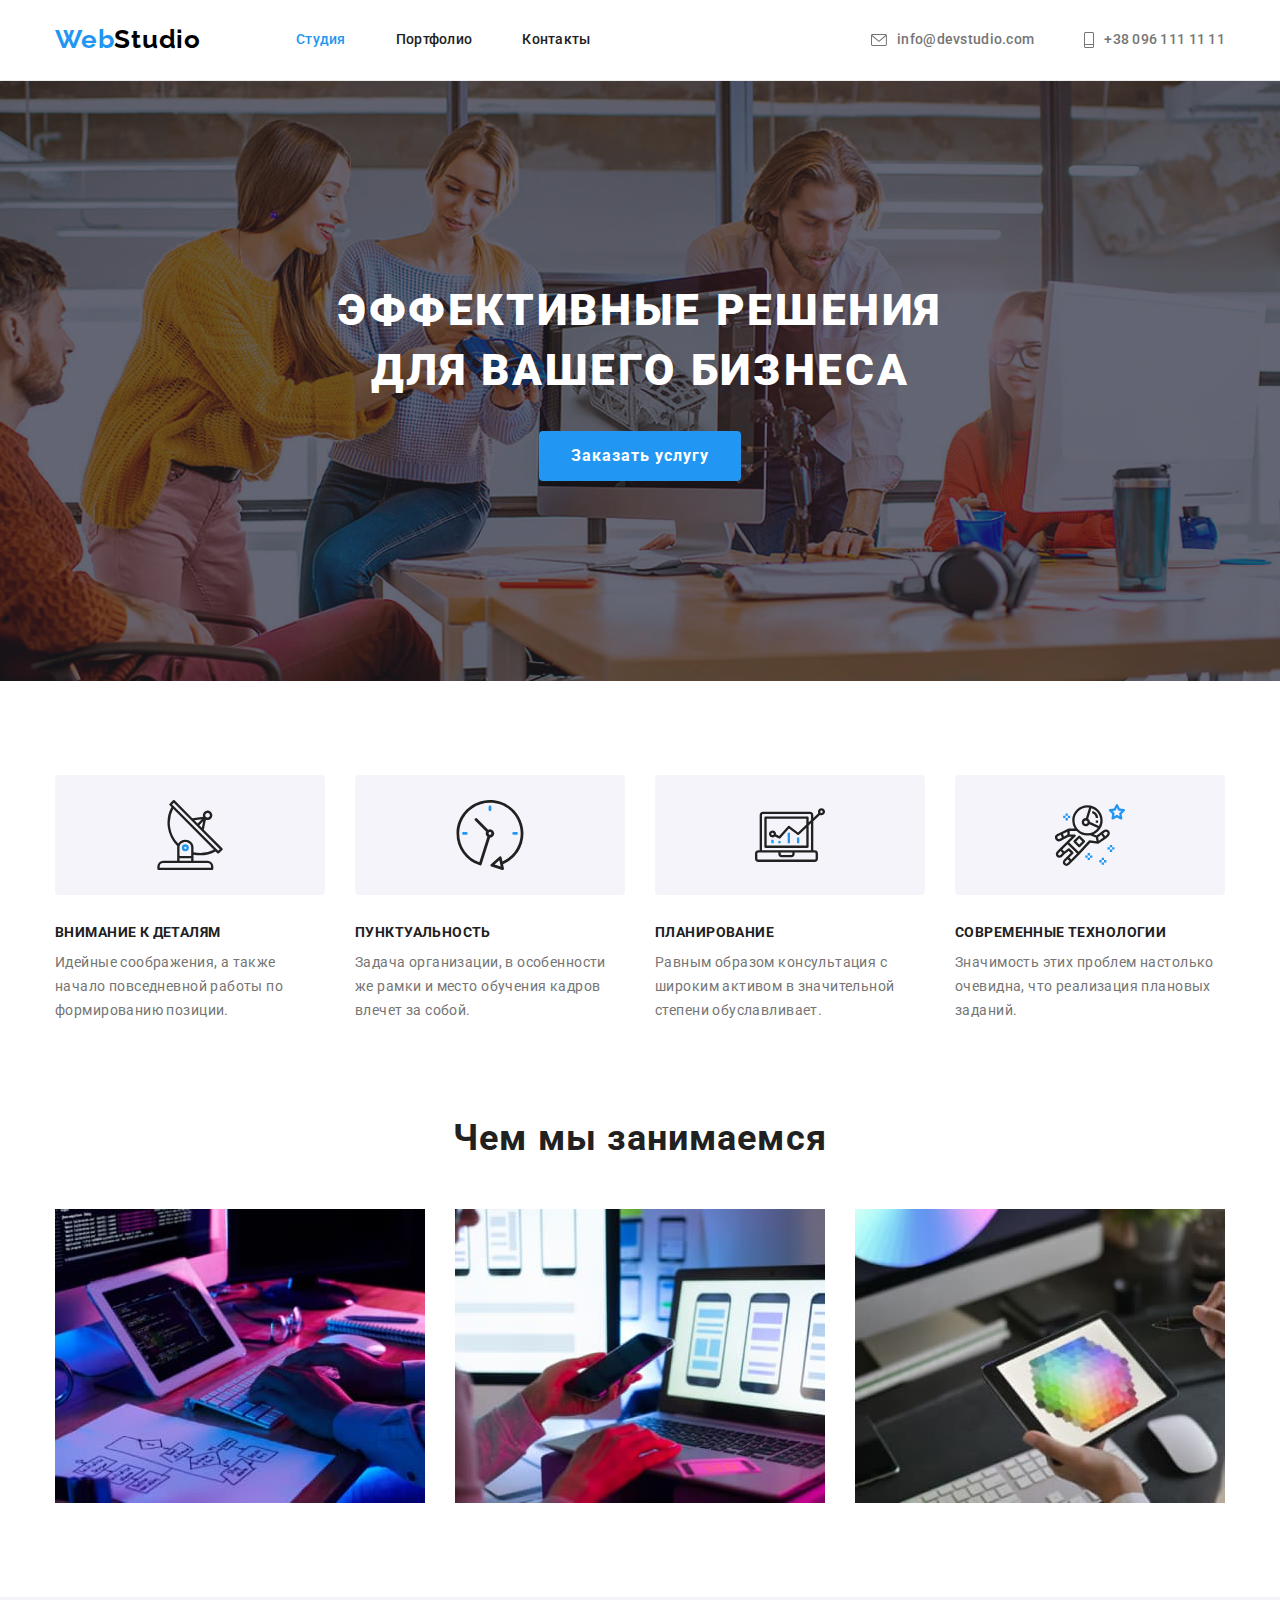
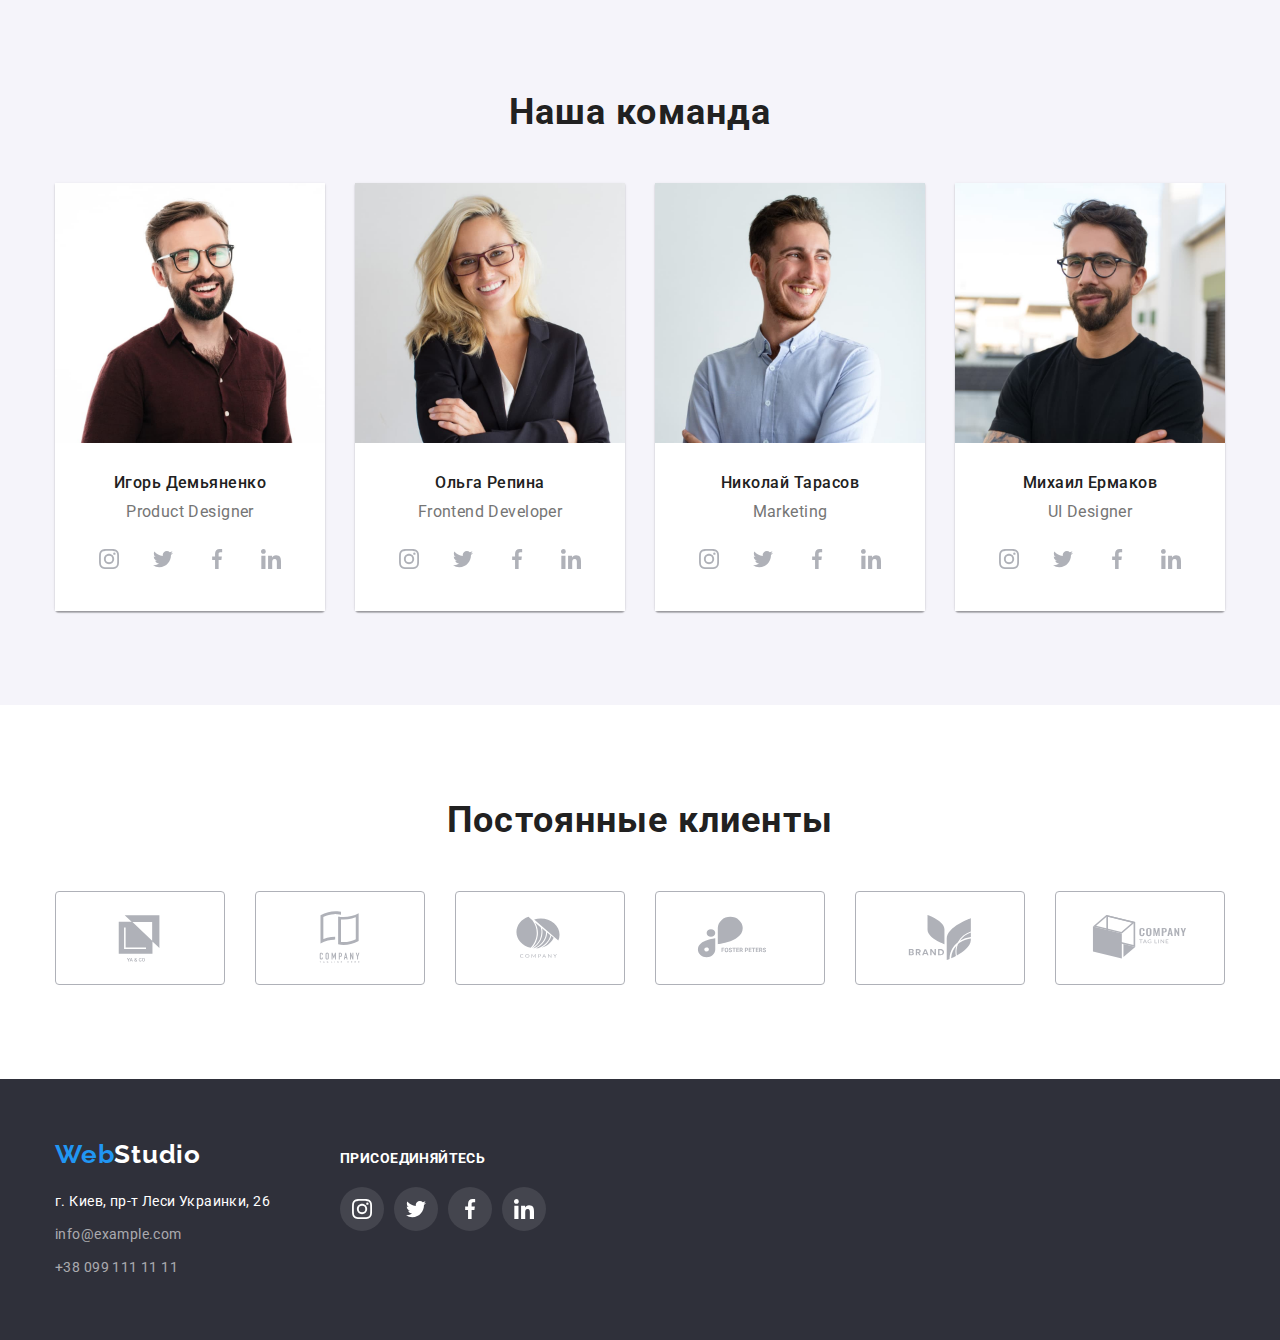
<file: index.html>
<!DOCTYPE html>
<html lang="ru">
  <head>
    <meta charset="UTF-8" />
    <meta http-equiv="X-UA-Compatible" content="IE=edge" />
    <meta name="viewport" content="width=device-width, initial-scale=1.0" />
    <link rel="preconnect" href="https://fonts.googleapis.com" />
    <link rel="preconnect" href="https://fonts.gstatic.com" crossorigin />
    <link
      href="https://fonts.googleapis.com/css2?family=Raleway:wght@700&family=Roboto:wght@400;500;700;900&display=swap"
      rel="stylesheet"
    />
    <link
      rel="stylesheet"
      href="https://cdnjs.cloudflare.com/ajax/libs/modern-normalize/1.1.0/modern-normalize.min.css"
    />
    <link rel="stylesheet" href="./css/styles.css" />
    <title>WebStudio</title>
  </head>
  <body>
    <!--header-->
    <header class="header header-border">
      <div class="container">
        <nav class="main-nav">
          <!--logo-->
          <a href="index.html" class="logo" lang="en">Web<span class="header-logo">Studio</span></a>
          <!-- site-nav -->
          <ul class="site-nav list">
            <li class="site-nav-item">
              <a href="./index.html" class="site-nav-link link current">Студия</a>
            </li>
            <li class="site-nav-item">
              <a href="portfolio.html" class="site-nav-link link">Портфолио</a>
            </li>
            <li class="site-nav-item"><a href="" class="site-nav-link link">Контакты</a></li>
          </ul>
        </nav>
        <ul class="auth-nav list">
          <li class="auth-nav-item">
            <a href="mailto:info@devstudio.com" class="auth-nav-link link">
              <svg class="contact-icon" width="16" height="12">
                <use href="./images/icons/sprite.svg#icon-envelope"></use>
              </svg>
              info@devstudio.com
            </a>
          </li>
          <li class="auth-nav-item">
            <a href="tel:+380961111111" class="auth-nav-link link">
              <svg class="contact-icon" width="10" height="16">
                <use href="./images/icons/sprite.svg#icon-smartphone"></use>
              </svg>
              +38 096 111 11 11
            </a>
          </li>
        </ul>
      </div>
    </header>
    <main>
      <section class="hero">
        <div class="container">
          <h1 class="hero-title">Эффективные решения <br />для вашего бизнеса</h1>
          <button type="button" class="hero-button">Заказать услугу</button>
        </div>
      </section>
      <!-- features -->
      <section class="benefits section">
        <div class="container">
          <!-- TODO Заголовок приховати -->
          <h2 class="visually-hidden">Про нас</h2>
          <ul class="benefits-list list">
            <li class="benefits-item">
              <div class="benefits-box">
                <svg class="benefits-icon" width="70" height="70">
                  <use href="./images/icons/sprite.svg#icon-antenna"></use>
                </svg>
              </div>
              <h3 class="title">Внимание к деталям</h3>
              <p class="benefits-description">
                Идейные соображения, а также начало повседневной работы по формированию позиции.
              </p>
            </li>
            <li class="benefits-item">
              <div class="benefits-box">
                <svg class="benefits-icon" width="70" height="70">
                  <use href="./images/icons/sprite.svg#icon-clock"></use>
                </svg>
              </div>
              <h3 class="title">Пунктуальность</h3>
              <p class="benefits-description">
                Задача организации, в особенности же рамки и место обучения кадров влечет за собой.
              </p>
            </li>
            <li class="benefits-item">
              <div class="benefits-box">
                <svg class="benefits-icon" width="70" height="70">
                  <use href="./images/icons/sprite.svg#icon-diagram"></use>
                </svg>
              </div>
              <h3 class="title">Планирование</h3>
              <p class="benefits-description">
                Равным образом консультация с широким активом в значительной степени обуславливает.
              </p>
            </li>
            <li class="benefits-item">
              <div class="benefits-box">
                <svg class="benefits-icon" width="70" height="70">
                  <use href="./images/icons/sprite.svg#icon-astronaut"></use>
                </svg>
              </div>
              <h3 class="title">Современные технологии</h3>
              <p class="benefits-description">
                Значимость этих проблем настолько очевидна, что реализация плановых заданий.
              </p>
            </li>
          </ul>
        </div>
      </section>
      <!-- work -->
      <section class="about section">
        <div class="container">
          <h2 class="section-title">Чем мы занимаемся</h2>
          <ul class="about-list list">
            <li>
              <a href="">
                <img
                  class="about-img"
                  src="./images/box/box-1.jpg"
                  alt="Разработка сайтов"
                  width="370"
                />
              </a>
            </li>
            <li>
              <a href="">
                <img class="about-img" src="./images/box/box-2.jpg" alt="Поддержка" width="370" />
              </a>
            </li>
            <li>
              <a href="">
                <img class="about-img" src="./images/box/box-3.jpg" alt="Дизайн" width="370" />
              </a>
            </li>
          </ul>
        </div>
      </section>
      <section class="section team">
        <div class="container">
          <h2 class="section-title">Наша команда</h2>
          <ul class="team-list list">
            <li class="team-item">
              <img
                class="member"
                src="./images/team/team-card-1.jpg"
                alt="Product Designer"
                width="270"
              />
              <div class="about-description">
                <h3 class="member-title">Игорь Демьяненко</h3>
                <p class="member-description" lang="en">Product Designer</p>
                <ul class="social-list list">
                  <li class="social-item link">
                    <a
                      href=""
                      class="social-link"
                      target="_blank"
                      rel="noopener noreferrer"
                      aria-label="Иконка Instagram"
                    >
                      <svg class="social-icon" width="20" height="20">
                        <use href="./images/icons/sprite.svg#icon-instagram"></use>
                      </svg>
                    </a>
                  </li>
                  <li class="social-item link">
                    <a
                      href=""
                      class="social-link"
                      target="_blank"
                      rel="noopener noreferrer"
                      aria-label="Иконка Twitter"
                    >
                      <svg class="social-icon" width="20" height="20">
                        <use href="./images/icons/sprite.svg#icon-twitter"></use>
                      </svg>
                    </a>
                  </li>
                  <li class="social-item link">
                    <a
                      href=""
                      class="social-link"
                      target="_blank"
                      rel="noopener noreferrer"
                      aria-label="Иконка Facebook"
                    >
                      <svg class="social-icon" width="20" height="20">
                        <use href="./images/icons/sprite.svg#icon-facebook"></use>
                      </svg>
                    </a>
                  </li>
                  <li class="social-item link">
                    <a
                      href=""
                      class="social-link"
                      target="_blank"
                      rel="noopener noreferrer"
                      aria-label="Иконка Linkedin"
                    >
                      <svg class="social-icon" width="20" height="20">
                        <use href="./images/icons/sprite.svg#icon-linkedin"></use>
                      </svg>
                    </a>
                  </li>
                </ul>
              </div>
            </li>
            <li class="team-item">
              <img
                class="member"
                src="./images/team/team-card-2.jpg"
                alt="Frontend Developer"
                width="270"
              />
              <div class="about-description">
                <h3 class="member-title">Ольга Репина</h3>
                <p class="member-description" lang="en">Frontend Developer</p>
                <ul class="social-list list">
                  <li class="social-item link">
                    <a
                      href=""
                      class="social-link"
                      target="_blank"
                      rel="noopener noreferrer"
                      aria-label="Иконка Instagram"
                    >
                      <svg class="social-icon" width="20" height="20">
                        <use href="./images/icons/sprite.svg#icon-instagram"></use>
                      </svg>
                    </a>
                  </li>
                  <li class="social-item link">
                    <a
                      href=""
                      class="social-link"
                      target="_blank"
                      rel="noopener noreferrer"
                      aria-label="Иконка Twitter"
                    >
                      <svg class="social-icon" width="20" height="20">
                        <use href="./images/icons/sprite.svg#icon-twitter"></use>
                      </svg>
                    </a>
                  </li>
                  <li class="social-item link">
                    <a
                      href=""
                      class="social-link"
                      target="_blank"
                      rel="noopener noreferrer"
                      aria-label="Иконка Facebook"
                    >
                      <svg class="social-icon" width="20" height="20">
                        <use href="./images/icons/sprite.svg#icon-facebook"></use>
                      </svg>
                    </a>
                  </li>
                  <li class="social-item link">
                    <a
                      href=""
                      class="social-link"
                      target="_blank"
                      rel="noopener noreferrer"
                      aria-label="Иконка Linkedin"
                    >
                      <svg class="social-icon" width="20" height="20">
                        <use href="./images/icons/sprite.svg#icon-linkedin"></use>
                      </svg>
                    </a>
                  </li>
                </ul>
              </div>
            </li>
            <li class="team-item">
              <img class="member" src="./images/team/team-card-3.jpg" alt="Marketing" width="270" />
              <div class="about-description">
                <h3 class="member-title">Николай Тарасов</h3>
                <p class="member-description" lang="en">Marketing</p>
                <ul class="social-list list">
                  <li class="social-item link">
                    <a
                      href=""
                      class="social-link"
                      target="_blank"
                      rel="noopener noreferrer"
                      aria-label="Иконка Instagram"
                    >
                      <svg class="social-icon" width="20" height="20">
                        <use href="./images/icons/sprite.svg#icon-instagram"></use>
                      </svg>
                    </a>
                  </li>
                  <li class="social-item link">
                    <a
                      href=""
                      class="social-link"
                      target="_blank"
                      rel="noopener noreferrer"
                      aria-label="Иконка Twitter"
                    >
                      <svg class="social-icon" width="20" height="20">
                        <use href="./images/icons/sprite.svg#icon-twitter"></use>
                      </svg>
                    </a>
                  </li>
                  <li class="social-item link">
                    <a
                      href=""
                      class="social-link"
                      target="_blank"
                      rel="noopener noreferrer"
                      aria-label="Иконка Facebook"
                    >
                      <svg class="social-icon" width="20" height="20">
                        <use href="./images/icons/sprite.svg#icon-facebook"></use>
                      </svg>
                    </a>
                  </li>
                  <li class="social-item link">
                    <a
                      href=""
                      class="social-link"
                      target="_blank"
                      rel="noopener noreferrer"
                      aria-label="Иконка Linkedin"
                    >
                      <svg class="social-icon" width="20" height="20">
                        <use href="./images/icons/sprite.svg#icon-linkedin"></use>
                      </svg>
                    </a>
                  </li>
                </ul>
              </div>
            </li>
            <li class="team-item">
              <img
                class="member"
                src="./images/team/team-card-4.jpg"
                alt="UI Designer"
                width="270"
              />
              <div class="about-description">
                <h3 class="member-title">Михаил Ермаков</h3>
                <p class="member-description" lang="en">UI Designer</p>
                <ul class="social-list list">
                  <li class="social-item link">
                    <a
                      href=""
                      class="social-link"
                      target="_blank"
                      rel="noopener noreferrer"
                      aria-label="Иконка Instagram"
                    >
                      <svg class="social-icon" width="20" height="20">
                        <use href="./images/icons/sprite.svg#icon-instagram"></use>
                      </svg>
                    </a>
                  </li>
                  <li class="social-item link">
                    <a
                      href=""
                      class="social-link"
                      target="_blank"
                      rel="noopener noreferrer"
                      aria-label="Иконка Twitter"
                    >
                      <svg class="social-icon" width="20" height="20">
                        <use href="./images/icons/sprite.svg#icon-twitter"></use>
                      </svg>
                    </a>
                  </li>
                  <li class="social-item link">
                    <a
                      href=""
                      class="social-link"
                      target="_blank"
                      rel="noopener noreferrer"
                      aria-label="Иконка Facebook"
                    >
                      <svg class="social-icon" width="20" height="20">
                        <use href="./images/icons/sprite.svg#icon-facebook"></use>
                      </svg>
                    </a>
                  </li>
                  <li class="social-item link">
                    <a
                      href=""
                      class="social-link"
                      target="_blank"
                      rel="noopener noreferrer"
                      aria-label="Иконка Linkedin"
                    >
                      <svg class="social-icon" width="20" height="20">
                        <use href="./images/icons/sprite.svg#icon-linkedin"></use>
                      </svg>
                    </a>
                  </li>
                </ul>
              </div>
            </li>
          </ul>
        </div>
      </section>
      <section class="regular-customers section">
        <div class="container">
          <h2 class="section-title">Постоянные клиенты</h2>
          <ul class="customers-list list">
            <li class="customer-item">
              <a href="" class="customer-link link">
                <svg class="customer-icon" width="106" height="60">
                  <use xlink:href="./images/icons/sprite.svg#icon-client-1"></use>
                </svg>
              </a>
            </li>
            <li class="customer-item">
              <a href="" class="customer-link link">
                <svg class="customer-icon" width="106" height="60">
                  <use xlink:href="./images/icons/sprite.svg#icon-client-2"></use>
                </svg>
              </a>
            </li>
            <li class="customer-item">
              <a href="" class="customer-link link">
                <svg class="customer-icon" width="106" height="60">
                  <use xlink:href="./images/icons/sprite.svg#icon-client-3"></use>
                </svg>
              </a>
            </li>
            <li class="customer-item">
              <a href="" class="customer-link link">
                <svg class="customer-icon" width="106" height="60">
                  <use xlink:href="./images/icons/sprite.svg#icon-client-4"></use>
                </svg>
              </a>
            </li>
            <li class="customer-item">
              <a href="" class="customer-link link">
                <svg class="customer-icon" width="106" height="60">
                  <use xlink:href="./images/icons/sprite.svg#icon-client-5"></use>
                </svg>
              </a>
            </li>
            <li class="customer-item">
              <a href="" class="customer-link link">
                <svg class="customer-icon" width="106" height="60">
                  <use xlink:href="./images/icons/sprite.svg#icon-client-6"></use>
                </svg>
              </a>
            </li>
          </ul>
        </div>
      </section>
    </main>
    <!--Footer-->
    <footer class="footer">
      <div class="container">
        <div class="footer-box">
          <div class="address-information">
            <a href="index.html" class="logo" lang="en"
              >Web<span class="footer-logo">Studio</span></a
            >
            <address class="address">
              <ul class="address-list list">
                <li class="address-item">
                  <a
                    href="https://goo.gl/maps/Cqgj4mE8dXXuhMne9"
                    class="address-link address-link-white link"
                    target="_blank"
                    rel="noreferrer, noopener"
                    >г. Киев, пр-т Леси Украинки, 26</a
                  >
                </li>
                <li class="address-item">
                  <a href="mailto:info@example.com" class="address-link link">info@example.com</a>
                </li>
                <li class="address-item">
                  <a href="tel:+380991111111" class="address-link link">+38 099 111 11 11</a>
                </li>
              </ul>
            </address>
          </div>
          <div class="join">
            <p class="join-text">Присоединяйтесь</p>
            <ul class="social-list list">
              <li class="social-item link">
                <a
                  href=""
                  class="social-link"
                  target="_blank"
                  rel="noopener noreferrer"
                  aria-label="Иконка Instagram"
                >
                  <svg class="social-icon" width="20" height="20">
                    <use href="./images/icons/sprite.svg#icon-instagram"></use>
                  </svg>
                </a>
              </li>
              <li class="social-item link">
                <a
                  href=""
                  class="social-link"
                  target="_blank"
                  rel="noopener noreferrer"
                  aria-label="Иконка Twitter"
                >
                  <svg class="social-icon" width="20" height="20">
                    <use href="./images/icons/sprite.svg#icon-twitter"></use>
                  </svg>
                </a>
              </li>
              <li class="social-item link">
                <a
                  href=""
                  class="social-link"
                  target="_blank"
                  rel="noopener noreferrer"
                  aria-label="Иконка Facebook"
                >
                  <svg class="social-icon" width="20" height="20">
                    <use href="./images/icons/sprite.svg#icon-facebook"></use>
                  </svg>
                </a>
              </li>
              <li class="social-item link">
                <a
                  href=""
                  class="social-link"
                  target="_blank"
                  rel="noopener noreferrer"
                  aria-label="Иконка Linkedin"
                >
                  <svg class="social-icon" width="20" height="20">
                    <use href="./images/icons/sprite.svg#icon-linkedin"></use>
                  </svg>
                </a>
              </li>
            </ul>
          </div>
        </div>
      </div>
    </footer>
  </body>
</html>
</file>
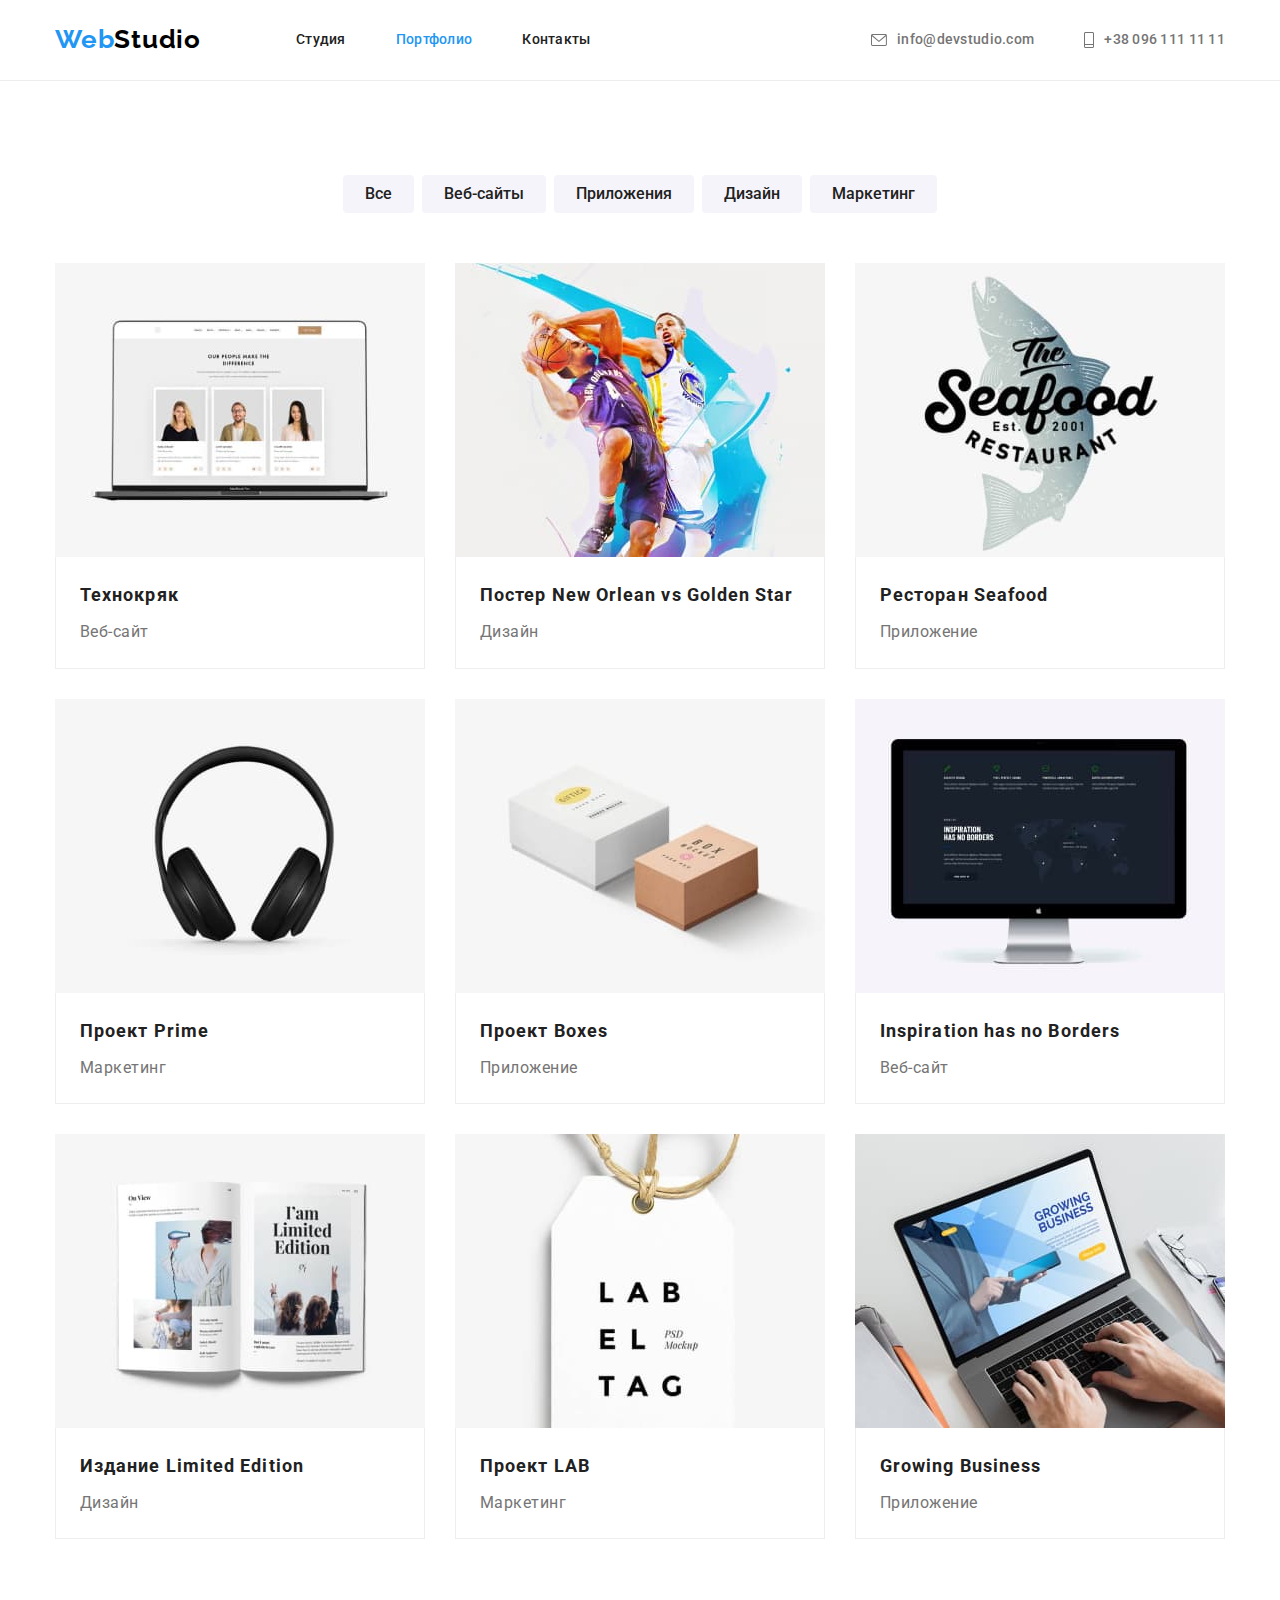
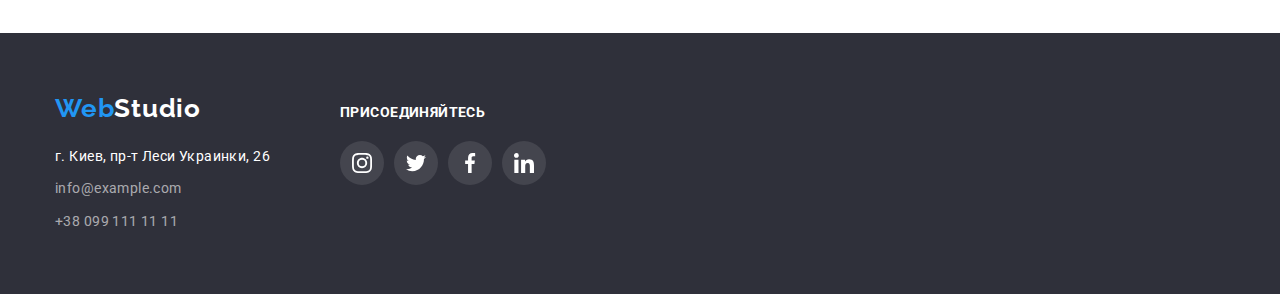
<file: portfolio.html>
<!DOCTYPE html>
<html lang="en">
  <head>
    <meta charset="UTF-8" />
    <meta http-equiv="X-UA-Compatible" content="IE=edge" />
    <meta name="viewport" content="width=device-width, initial-scale=1.0" />
    <link rel="preconnect" href="https://fonts.googleapis.com" />
    <link rel="preconnect" href="https://fonts.gstatic.com" crossorigin />
    <link
      href="https://fonts.googleapis.com/css2?family=Raleway:wght@700&family=Roboto:wght@400;500;700;900&display=swap"
      rel="stylesheet"
    />
    <link
      rel="stylesheet"
      href="https://cdnjs.cloudflare.com/ajax/libs/modern-normalize/1.1.0/modern-normalize.min.css"
    />
    <link rel="stylesheet" href="./css/styles.css" />
    <title>Portfolio</title>
  </head>
  <body>
    <!--header-->
    <header class="header header-border">
      <div class="container">
        <nav class="main-nav">
          <!--logo-->
          <a href="index.html" class="logo" lang="en">Web<span class="header-logo">Studio</span></a>
          <!-- site-nav -->
          <ul class="site-nav list">
            <li class="site-nav-item">
              <a href="./index.html" class="site-nav-link link">Студия</a>
            </li>
            <li class="site-nav-item">
              <a href="portfolio.html" class="site-nav-link link current">Портфолио</a>
            </li>
            <li class="site-nav-item"><a href="" class="site-nav-link link">Контакты</a></li>
          </ul>
        </nav>
        <ul class="auth-nav list">
          <li class="auth-nav-item">
            <a href="mailto:info@devstudio.com" class="auth-nav-link link">
              <svg class="contact-icon" width="16" height="12">
                <use href="./images/icons/sprite.svg#icon-envelope"></use>
              </svg>
              info@devstudio.com
            </a>
          </li>
          <li class="auth-nav-item">
            <a href="tel:+380961111111" class="auth-nav-link link">
              <svg class="contact-icon" width="10" height="16">
                <use href="./images/icons/sprite.svg#icon-smartphone"></use>
              </svg>
              +38 096 111 11 11
            </a>
          </li>
        </ul>
      </div>
    </header>
    <main>
      <section class="products section">
        <div class="container">
          <!-- TODO Заголовок приховати -->
          <h1 class="visually-hidden">Портфолио</h1>
          <!--Фільтр-->
          <ul class="filter-list list">
            <li class="filter-item">
              <button type="button" class="filter-button">Все</button>
            </li>
            <li class="filter-item">
              <button type="button" class="filter-button">Веб-сайты</button>
            </li>
            <li class="filter-item">
              <button type="button" class="filter-button">Приложения</button>
            </li>
            <li class="filter-item">
              <button type="button" class="filter-button">Дизайн</button>
            </li>
            <li class="filter-item">
              <button type="button" class="filter-button">Маркетинг</button>
            </li>
          </ul>
          <!--Products-->
          <ul class="products-list list">
            <li class="products-item">
              <a href="" class="products-link link">
                <img
                  class="products-img"
                  src="./images/portfolio/img-1.jpg"
                  alt="Веб-сайт"
                  width="370"
                />
                <div class="item-border">
                  <h2 class="product-title">Технокряк</h2>
                  <p class="product-description">Веб-сайт</p>
                </div>
              </a>
            </li>
            <li class="products-item">
              <a href="" class="products-link link">
                <img
                  class="products-img"
                  src="./images/portfolio/img-2.jpg"
                  alt="Дизайн"
                  width="370"
                />
                <div class="item-border">
                  <h2 class="product-title">Постер New Orlean vs Golden Star</h2>
                  <p class="product-description">Дизайн</p>
                </div>
              </a>
            </li>
            <li class="products-item">
              <a href="" class="products-link link">
                <img
                  class="products-img"
                  src="./images/portfolio/img-3.jpg"
                  alt="Приложение"
                  width="370"
                />
                <div class="item-border">
                  <h2 class="product-title">Ресторан Seafood</h2>
                  <p class="product-description">Приложение</p>
                </div>
              </a>
            </li>
            <li class="products-item">
              <a href="" class="products-link link">
                <img
                  class="products-img"
                  src="./images/portfolio/img-4.jpg"
                  alt="Маркетинг"
                  width="370"
                />
                <div class="item-border">
                  <h2 class="product-title">Проект Prime</h2>
                  <p class="product-description">Маркетинг</p>
                </div>
              </a>
            </li>
            <li class="products-item">
              <a href="" class="products-link link">
                <img
                  class="products-img"
                  src="./images/portfolio/img-5.jpg"
                  alt="Приложение"
                  width="370"
                />
                <div class="item-border">
                  <h2 class="product-title">Проект Boxes</h2>
                  <p class="product-description">Приложение</p>
                </div>
              </a>
            </li>
            <li class="products-item">
              <a href="" class="products-link link">
                <img
                  class="products-img"
                  src="./images/portfolio/img-6.jpg"
                  alt="Веб-сайт"
                  width="370"
                />
                <div class="item-border">
                  <h2 class="product-title">Inspiration has no Borders</h2>
                  <p class="product-description">Веб-сайт</p>
                </div>
              </a>
            </li>
            <li class="products-item">
              <a href="" class="products-link link">
                <img
                  class="products-img"
                  src="./images/portfolio/img-7.jpg"
                  alt="Дизайн"
                  width="370"
                />
                <div class="item-border">
                  <h2 class="product-title">Издание Limited Edition</h2>
                  <p class="product-description">Дизайн</p>
                </div>
              </a>
            </li>
            <li class="products-item">
              <a href="" class="products-link link">
                <img
                  class="products-img"
                  src="./images/portfolio/img-8.jpg"
                  alt="Маркетинг"
                  width="370"
                />
                <div class="item-border">
                  <h2 class="product-title">Проект LAB</h2>
                  <p class="product-description">Маркетинг</p>
                </div>
              </a>
            </li>
            <li class="products-item">
              <a href="" class="products-link link">
                <img
                  class="products-img"
                  src="./images/portfolio/img-9.jpg"
                  alt="Приложение"
                  width="370"
                />
                <div class="item-border">
                  <h2 class="product-title">Growing Business</h2>
                  <p class="product-description">Приложение</p>
                </div>
              </a>
            </li>
          </ul>
        </div>
      </section>
    </main>
    <!--Footer-->
    <footer class="footer">
      <div class="container">
        <div class="footer-box">
          <div class="address-information">
            <a href="index.html" class="logo" lang="en"
              >Web<span class="footer-logo">Studio</span></a
            >
            <address class="address">
              <ul class="address-list list">
                <li class="address-item">
                  <a
                    href="https://goo.gl/maps/Cqgj4mE8dXXuhMne9"
                    class="address-link address-link-white link"
                    target="_blank"
                    rel="noreferrer, noopener"
                    >г. Киев, пр-т Леси Украинки, 26</a
                  >
                </li>
                <li class="address-item">
                  <a href="mailto:info@example.com" class="address-link link">info@example.com</a>
                </li>
                <li class="address-item">
                  <a href="tel:+380991111111" class="address-link link">+38 099 111 11 11</a>
                </li>
              </ul>
            </address>
          </div>
          <div class="join">
            <p class="join-text">Присоединяйтесь</p>
            <ul class="social-list list">
              <li class="social-item link">
                <a
                  href=""
                  class="social-link"
                  target="_blank"
                  rel="noopener noreferrer"
                  aria-label="Иконка Instagram"
                >
                  <svg class="social-icon" width="20" height="20">
                    <use href="./images/icons/sprite.svg#icon-instagram"></use>
                  </svg>
                </a>
              </li>
              <li class="social-item link">
                <a
                  href=""
                  class="social-link"
                  target="_blank"
                  rel="noopener noreferrer"
                  aria-label="Иконка Twitter"
                >
                  <svg class="social-icon" width="20" height="20">
                    <use href="./images/icons/sprite.svg#icon-twitter"></use>
                  </svg>
                </a>
              </li>
              <li class="social-item link">
                <a
                  href=""
                  class="social-link"
                  target="_blank"
                  rel="noopener noreferrer"
                  aria-label="Иконка Facebook"
                >
                  <svg class="social-icon" width="20" height="20">
                    <use href="./images/icons/sprite.svg#icon-facebook"></use>
                  </svg>
                </a>
              </li>
              <li class="social-item link">
                <a
                  href=""
                  class="social-link"
                  target="_blank"
                  rel="noopener noreferrer"
                  aria-label="Иконка Linkedin"
                >
                  <svg class="social-icon" width="20" height="20">
                    <use href="./images/icons/sprite.svg#icon-linkedin"></use>
                  </svg>
                </a>
              </li>
            </ul>
          </div>
        </div>
      </div>
    </footer>
  </body>
</html>
</file>
<file: css/styles.css>
/* Присвоюємо змінним кольори тексту */
:root {
  --primary-white-color: #ffffff;
  --primary-text-color: #212121;
  --description-text-color: #757575;
  --accent-color: #2196f3;
  --header-logo-color: #000000;
  --section-bg-color: #f5f4fa;
  --background-dark-color: #2f303a;
  --bacground-gradient-color: rgba(47, 48, 58, 0.4);
  --address-item-color: rgba(255, 255, 255, 0.6);
  --header-border-color: #ececec;
  --item-border-color: #eeeeee;
  --icons-color: #afb1b8;
}

/* Стилі які наслідуються */
body {
  color: var(--description-text-color);
  font-family: 'Roboto', sans-serif;
  font-size: 14px;
  line-height: 1.7;
  letter-spacing: 0.03em;
}

/* Обнуляє відступи заголовків і списків */
h1,
h2,
h3,
p,
ul {
  margin: 0;
}

ul {
  padding-left: 0;
}

img {
  display: block;
  max-width: 100%;
  height: auto;
}

/* Контейнер */
.container {
  width: 1200px;
  padding-left: 15px;
  padding-right: 15px;
  margin-left: auto;
  margin-right: auto;
  /* outline: 2px solid tomato; */
}

/* Логотип */
.logo {
  color: var(--accent-color);
  font-family: 'Raleway', sans-serif;
  font-weight: 700;
  font-size: 26px;
  line-height: 1.2;
  letter-spacing: 0.03em;
  text-decoration: none;
}

/* Хедер */
.header .logo {
  display: block;
  margin-right: 95px;
  padding-top: 24px;
  padding-bottom: 25px;
}

.header .container {
  display: flex;
  align-items: center;
}

.header-logo {
  color: var(--header-logo-color);
}

.footer-logo {
  color: var(--primary-white-color);
}

/* Нижня рамка хедера */
.header-border {
  border-bottom: solid 1px var(--header-border-color);
}

/* Забирає символи списку */
.list {
  list-style: none;
}

/* Головне меню */
.main-nav {
  display: flex;
}

.site-nav {
  display: flex;
}

.site-nav-item {
  display: block;
  margin-right: 50px;
}

.site-nav-item:last-child {
  margin-right: 0;
}

.auth-nav {
  display: flex;
  margin-left: auto;
}

.auth-nav-item:not(:last-child) {
  margin-right: 50px;
}

.site-nav-link,
.auth-nav-link {
  display: flex;
  padding-top: 32px;
  padding-bottom: 32px;
  justify-content: center;
  align-items: center;
}

.site-nav,
.auth-nav {
  font-weight: 500;
  font-size: 14px;
  line-height: 1.14;
  letter-spacing: 0.02em;
}

.site-nav-link {
  color: var(--primary-text-color);
}

.auth-nav-link {
  color: inherit;
}

/* Виділяє кольором посилання поточної сторінки */
.current {
  color: var(--accent-color);
}

/* Забирає підкреслювання посилань */
.link {
  text-decoration: none;
}

.link:hover,
.link:focus {
  color: var(--accent-color);
}

/* Герой */
.hero {
  max-width: 1600px;
  /* Репета наголошував на обов'язковому значенні висоти */
  height: 600px;
  margin-left: auto;
  margin-right: auto;
  padding-top: 200px;
  padding-bottom: 200px;

  background-image: linear-gradient(
      to right,
      var(--bacground-gradient-color),
      var(--bacground-gradient-color)
    ),
    url('../images/bg-img/bg-image.jpg');
  background-repeat: no-repeat;
  background-size: cover;
  background-position: center;
}

/* Заголовок героя */
.hero-title {
  color: var(--primary-white-color);
  font-family: 'Roboto', sans-serif;
  font-weight: 900;
  font-size: 44px;
  line-height: 1.36;
  text-align: center;
  letter-spacing: 0.06em;
  text-transform: uppercase;
  margin-top: 0;
  margin-bottom: 30px;

  display: block;
  margin-bottom: 30px;
}

.hero-button {
  color: var(--primary-white-color);
  background-color: var(--accent-color);
  font-weight: 700;
  font-size: 16px;
  line-height: 1.9;
  display: flex;
  align-items: center;
  text-align: center;
  letter-spacing: 0.06em;
  cursor: pointer;
  min-width: 200px;
  padding: 10px 32px;
  border: none;
  border-radius: 4px;

  margin-left: auto;
  margin-right: auto;
}

.section {
  padding-top: 94px;
  padding-bottom: 94px;
}

.title {
  color: var(--primary-text-color);
  font-weight: 700;
  font-size: 14px;
  line-height: 1.14;
  letter-spacing: 0.03em;
  text-transform: uppercase;

  margin-bottom: 10px;
}

.about {
  padding-top: 0;
}

.section-title {
  color: var(--primary-text-color);
  font-weight: 700;
  font-size: 36px;
  line-height: 1.17;
  text-align: center;
  letter-spacing: 0.03em;
  margin-top: 0;
  margin-bottom: 50px;

  display: block;
  margin-bottom: 50px;
}

/* Секція переваги */

.benefits-list {
  display: flex;
  justify-content: space-between;
}

.benefits-item {
  display: block;
  width: 270px;
}

/* Секція Про нас */

.about-list {
  display: flex;
  justify-content: space-between;
}

.team {
  background: var(--section-bg-color);
}

.team-list {
  display: flex;
  justify-content: space-between;
}

.team-item {
  display: block;
  width: 270px;

  box-shadow: 0px 1px 3px rgba(0, 0, 0, 0.12), 0px 1px 1px rgba(0, 0, 0, 0.14),
    0px 2px 1px rgba(0, 0, 0, 0.2);
  border-radius: 0px 0px 4px 4px;
}

.member-title {
  color: var(--primary-text-color);
  font-weight: 500;
  font-size: 16px;
  line-height: 1.2;
  text-align: center;
  letter-spacing: 0.03em;
  margin-bottom: 10px;
}

.member-description {
  font-size: 16px;
  line-height: 1.2;
  text-align: center;
  margin-bottom: 16px;
}

.about-description {
  padding-top: 30px;
  padding-bottom: 30px;
  background: var(--primary-white-color);
}

/* Колір фону героя і футера */
.hero,
.footer {
  background-color: var(--background-dark-color);
}

/* Футер */
.footer {
  padding-top: 60px;
  padding-bottom: 60px;
}

.footer .logo {
  display: block;
  margin-bottom: 20px;
}

.address-item:not(:last-child) {
  display: block;
  margin-bottom: 9px;
}

.address-link {
  color: var(--address-item-color);
  font-style: normal;
  font-size: 14px;
  line-height: 1.7;
  letter-spacing: 0.03em;
}

.address-link-white {
  color: var(--primary-white-color);
}

/* Сторінка Портфоліо */

.product-title {
  color: var(--primary-text-color);
  font-weight: 700;
  font-size: 18px;
  line-height: 2;
  letter-spacing: 0.06em;

  display: block;
  margin-bottom: 4px;
}

.product-description {
  font-size: 16px;
  line-height: 1.9;
  letter-spacing: 0.03em;
  color: var(--description-text-color);
}

/* Стилі кнопок фільтра */
.filter-button {
  background-color: var(--section-bg-color);
  color: var(--primary-text-color);
  font-weight: 500;
  font-size: 16px;
  line-height: 1.63;
  cursor: pointer;

  padding: 6px 22px;
  border: none;
  border-radius: 4px;
}

.filter-button:hover,
.filter-button:focus {
  background-color: var(--accent-color);
  color: var(--primary-white-color);
  box-shadow: 0px 3px 1px rgba(0, 0, 0, 0.1), 0px 1px 2px rgba(0, 0, 0, 0.08),
    0px 2px 2px rgba(0, 0, 0, 0.12);
}

/* Розташування кнопок фільтра */
.filter-list {
  display: flex;
  justify-content: center;
  margin-bottom: 50px;
}

.filter-item:not(:last-child) {
  margin-right: 8px;
}

/* Приховує заголовки */
.visually-hidden {
  position: absolute;
  width: 1px;
  height: 1px;
  margin: -1px;
  border: 0;
  padding: 0;
  clip: rect(0 0 0 0);
  overflow: hidden;
}

/* Сітка елементів портфоліо */
.products-list {
  display: flex;
  /* Робимо Flex-контейнер багаторядковим */
  flex-wrap: wrap;
  /* Компенсовуємо верхні і праві відступи першого ряду */
  margin: -15px;
}

.products-item {
  display: block;
  /* width: 370px; */
  /* Задаємо flex-basis замість width */
  flex-basis: calc(100% / 3 - 30px);
  /* Задаємо всім елементам верхній і правий відступи */
  margin: 15px;
}

.products-img {
  display: block;
}

.item-border {
  padding: 20px 24px;
  border-right: solid 1px var(--item-border-color);
  border-bottom: solid 1px var(--item-border-color);
  border-left: solid 1px var(--item-border-color);
}

.products-link {
  display: block;
  width: 100%;
  height: 100%;
}

.products-link:hover,
.products-link:focus {
  box-shadow: 0px 1px 1px rgba(0, 0, 0, 0.12), 0px 4px 4px rgba(0, 0, 0, 0.06),
    1px 4px 6px rgba(0, 0, 0, 0.16);
}

/* Social icons */
.social-list {
  display: flex;
  justify-content: center;
  align-items: center;
}

.social-item:not(:last-child) {
  margin-right: 10px;
}

.social-link {
  display: flex;
  align-items: center;
  justify-content: center;
  width: 44px;
  height: 44px;
  background-color: var(--primary-white-color);
  border-radius: 50%;
}

.social-icon {
  fill: var(--icons-color);
}

.social-link:hover,
.social-link:focus {
  background-color: var(--accent-color);
}

.social-link:hover .social-icon,
.social-link:focus .social-icon {
  fill: var(--primary-white-color);
}

/* Section Join */
.join-text {
  font-weight: 700;
  line-height: 1.14;
  letter-spacing: 0.03em;
  text-transform: uppercase;
  color: var(--primary-white-color);

  margin-bottom: 20px;
}

.join .social-list {
  justify-content: start;
}

.join .social-link {
  background-color: rgba(255, 255, 255, 0.1);
}

.join .social-link:hover,
.join .social-link:focus {
  background-color: var(--accent-color);
}

.join .social-icon {
  fill: var(--primary-white-color);
}

.footer-box {
  display: flex;
  align-items: baseline;
}

.address-information {
  margin-right: 70px;
}

.benefits-box {
  display: flex;
  width: 100%;
  height: 120px;
  background: var(--section-bg-color);
  border-radius: 4px;

  justify-content: center;
  align-items: center;
  margin-bottom: 30px;
}

.customers-list {
  display: flex;
  gap: 30px;
}

.customer-item {
  flex-basis: calc(100% / 6);
}

.customer-icon {
  fill: var(--icons-color);
}

.customer-link {
  width: 100%;
  height: 100%;
  padding-top: 16px;
  padding-bottom: 16px;

  display: flex;
  justify-content: center;
  align-items: center;

  border: 1px solid var(--icons-color);
  border-radius: 4px;
}

.customer-link:hover,
.customer-link:focus {
  border-color: var(--accent-color);
}

.customer-link:hover > .customer-icon,
.customer-link:focus > .customer-icon {
  fill: var(--accent-color);
}

.contact-icon {
  fill: currentColor;
  margin-right: 10px;
}
</file>
